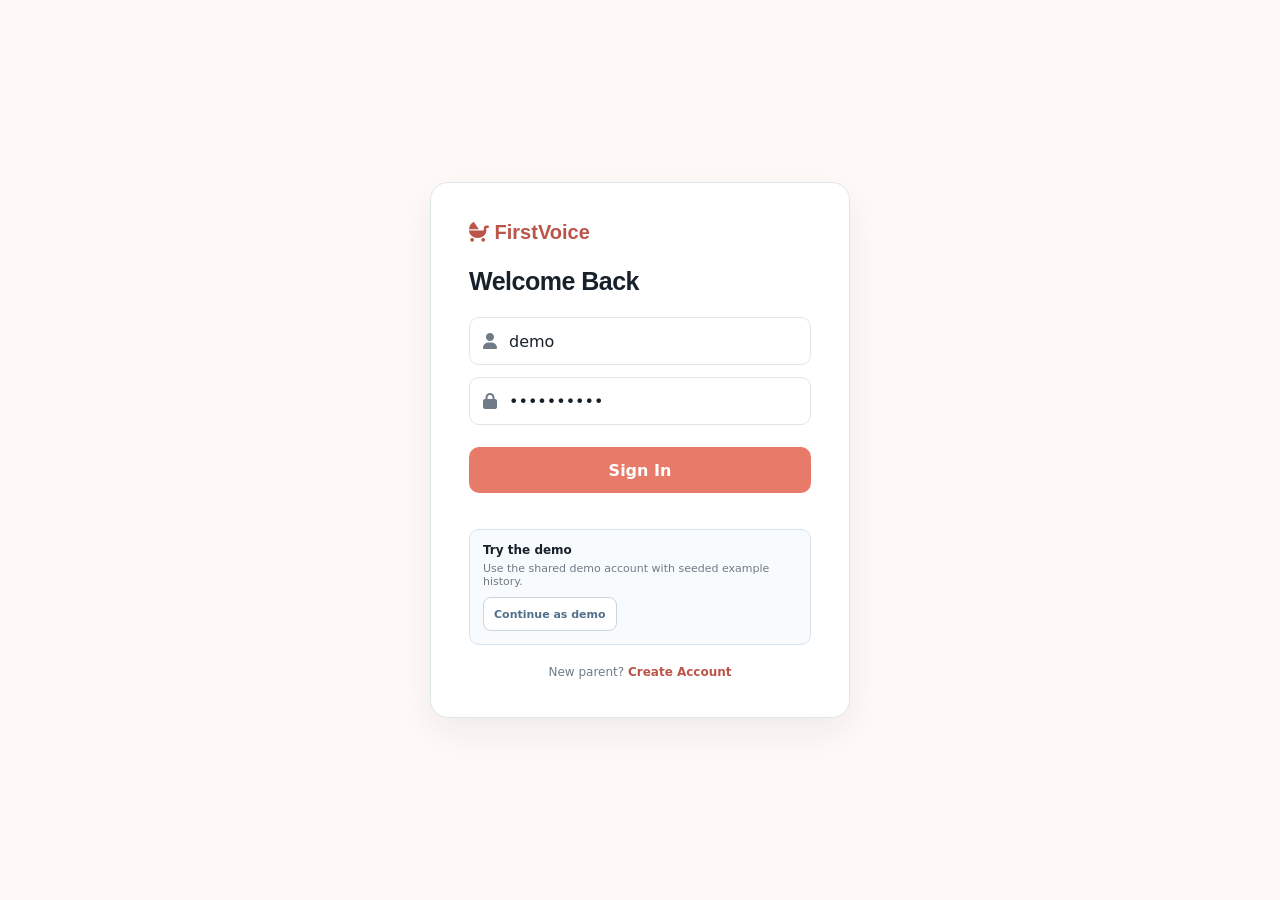
<file: frontend/login.html>
<!DOCTYPE html>
<html lang="en">

<head>
    <meta charset="UTF-8">
    <meta name="viewport" content="width=device-width, initial-scale=1.0">
    <title>Login - FirstVoice</title>
    <link rel="stylesheet" href="style.css">
    <link href="https://fonts.googleapis.com/css2?family=Outfit:wght@300;400;600&display=swap" rel="stylesheet">
    <link rel="stylesheet" href="https://cdnjs.cloudflare.com/ajax/libs/font-awesome/6.0.0/css/all.min.css">
</head>

<body class="auth-body">
    <div class="auth-container">
        <div class="logo">
            <i class="fa-solid fa-baby-carriage"></i> FirstVoice
        </div>
        <h2>Welcome Back</h2>
        <form id="login-form">
            <div class="input-group">
                <i class="fa-solid fa-user"></i>
                <input type="text" id="username" placeholder="Username or email" value="demo" autocomplete="username" required>
            </div>
            <div class="input-group">
                <i class="fa-solid fa-lock"></i>
                <input type="password" id="password" placeholder="Password" value="firstvoice" autocomplete="current-password" required>
            </div>
            <button type="submit" class="auth-btn">Sign In</button>
            <p class="error-msg" id="error-msg"></p>
        </form>
        <div class="demo-access"><strong>Try the demo</strong><span>Use the shared demo account with seeded example history.</span><button type="button" onclick="loginAsDemo()">Continue as demo</button></div>
        <p class="auth-link">New parent? <a href="/signup">Create Account</a></p>
    </div>

    <script>
        async function loginAsDemo() {
            const button = document.querySelector('.demo-access button');
            const errorMsg = document.getElementById('error-msg');
            button.disabled = true;
            button.textContent = 'Opening demo...';
            errorMsg.textContent = '';
            try {
                const response = await fetch('/api/login', {
                    method: 'POST',
                    headers: { 'Content-Type': 'application/json' },
                    body: JSON.stringify({ username: 'demo', password: 'firstvoice' })
                });
                if (response.ok) window.location.href = '/';
                else {
                    const data = await response.json();
                    errorMsg.textContent = data.error || 'Demo login failed';
                    button.disabled = false;
                    button.textContent = 'Continue as demo';
                }
            } catch (err) {
                errorMsg.textContent = 'Unable to connect. Please try again.';
                button.disabled = false;
                button.textContent = 'Continue as demo';
            }
        }

        document.getElementById('login-form').addEventListener('submit', async (e) => {
            e.preventDefault();
            const username = document.getElementById('username').value;
            const password = document.getElementById('password').value;
            const errorMsg = document.getElementById('error-msg');

            try {
                const response = await fetch('/api/login', {
                    method: 'POST',
                    headers: { 'Content-Type': 'application/json' },
                    body: JSON.stringify({ username, password })
                });

                if (response.ok) {
                    window.location.href = '/';
                } else {
                    const data = await response.json();
                    errorMsg.textContent = data.error || 'Login failed';
                }
            } catch (err) {
                errorMsg.textContent = 'An error occurred. Please try again.';
            }
        });
    </script>
</body>

</html>
</file>
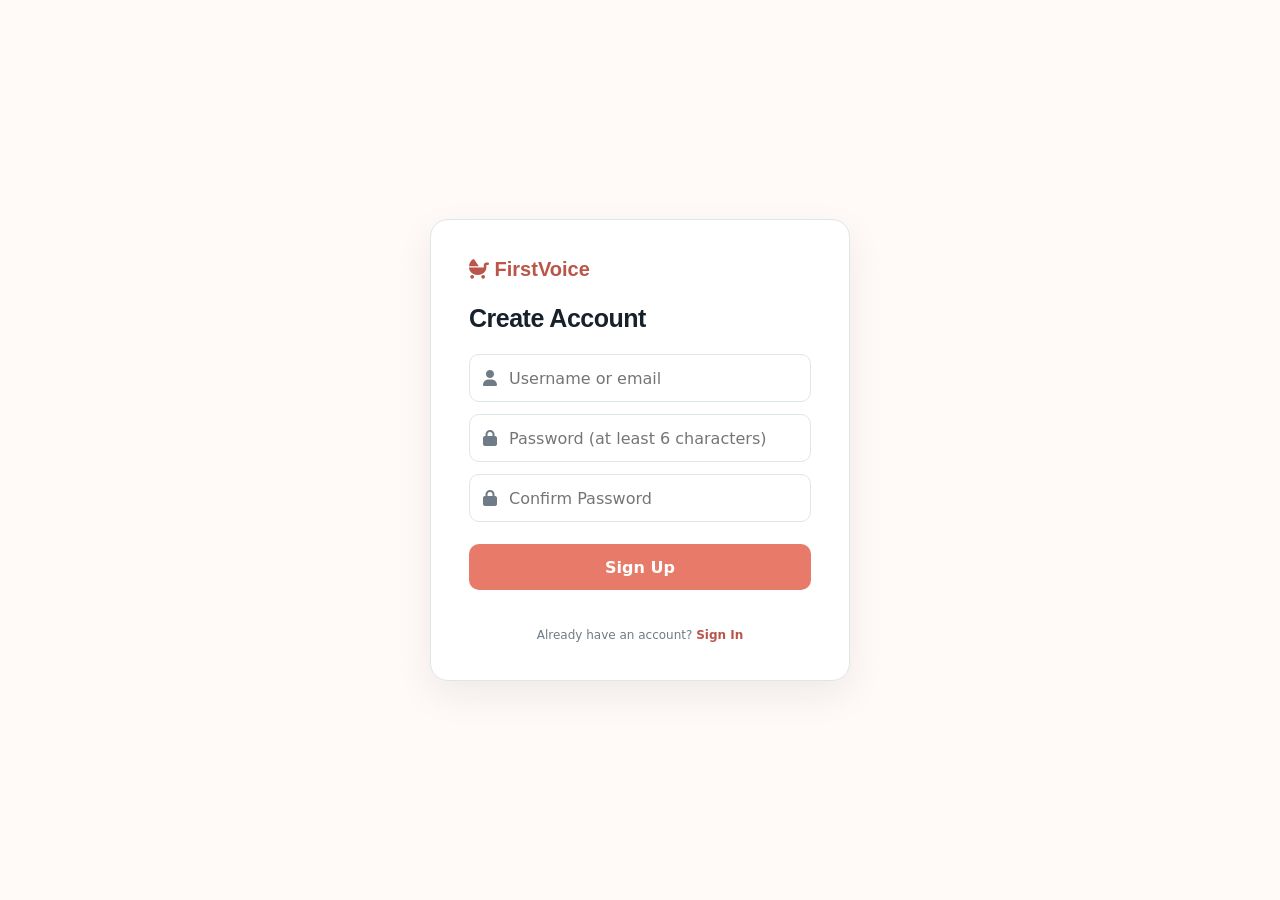
<file: frontend/signup.html>
<!DOCTYPE html>
<html lang="en">

<head>
    <meta charset="UTF-8">
    <meta name="viewport" content="width=device-width, initial-scale=1.0">
    <title>Sign Up - FirstVoice</title>
    <link rel="stylesheet" href="style.css">
    <link href="https://fonts.googleapis.com/css2?family=Outfit:wght@300;400;600&display=swap" rel="stylesheet">
    <link rel="stylesheet" href="https://cdnjs.cloudflare.com/ajax/libs/font-awesome/6.0.0/css/all.min.css">
</head>

<body class="auth-body">
    <div class="auth-container">
        <div class="logo">
            <i class="fa-solid fa-baby-carriage"></i> FirstVoice
        </div>
        <h2>Create Account</h2>
        <form id="signup-form">
            <div class="input-group">
                <i class="fa-solid fa-user"></i>
                <input type="text" id="username" placeholder="Username or email" minlength="3" maxlength="150" autocomplete="username" required>
            </div>
            <div class="input-group">
                <i class="fa-solid fa-lock"></i>
                <input type="password" id="password" placeholder="Password (at least 6 characters)" minlength="6" autocomplete="new-password" required>
            </div>
            <div class="input-group">
                <i class="fa-solid fa-lock"></i>
                <input type="password" id="confirm-password" placeholder="Confirm Password" minlength="6" autocomplete="new-password" required>
            </div>
            <button type="submit" class="auth-btn">Sign Up</button>
            <p class="error-msg" id="error-msg"></p>
        </form>
        <p class="auth-link">Already have an account? <a href="/login">Sign In</a></p>
    </div>

    <script>
        document.getElementById('signup-form').addEventListener('submit', async (e) => {
            e.preventDefault();
            const username = document.getElementById('username').value;
            const password = document.getElementById('password').value;
            const confirmPassword = document.getElementById('confirm-password').value;
            const errorMsg = document.getElementById('error-msg');

            if (password !== confirmPassword) {
                errorMsg.textContent = "Passwords do not match";
                return;
            }

            try {
                const response = await fetch('/api/signup', {
                    method: 'POST',
                    headers: { 'Content-Type': 'application/json' },
                    body: JSON.stringify({ username, password })
                });

                if (response.ok) {
                    window.location.href = '/';
                } else {
                    const data = await response.json();
                    errorMsg.textContent = data.error || 'Signup failed';
                }
            } catch (err) {
                errorMsg.textContent = 'An error occurred. Please try again.';
            }
        });
    </script>
</body>

</html>
</file>
<file: frontend/style.css>
:root {
    --ink: #17212b;
    --muted: #6f7b86;
    --line: #dfe6e8;
    --paper: #f7f8f6;
    --white: #ffffff;
    --coral: #e77a68;
    --coral-dark: #bb5549;
    --coral-soft: #fff0ec;
    --yellow: #e3b84b;
    --yellow-soft: #fff7dd;
    --blue: #5d8fc0;
    --blue-soft: #eaf3fb;
    --green: #4f9b78;
    --shadow: 0 14px 38px rgba(23, 33, 43, .07);
    font-family: "DM Sans", system-ui, -apple-system, BlinkMacSystemFont, "Segoe UI", sans-serif;
    color: var(--ink);
    background: var(--paper);
}

* { box-sizing: border-box; }
html { scroll-behavior: smooth; }
body { margin: 0; min-width: 320px; background: var(--paper); }
button, input, select { font: inherit; }
button, a { -webkit-tap-highlight-color: transparent; }
button { cursor: pointer; }
a { color: inherit; text-decoration: none; }

.shell { width: min(1240px, 100%); margin: 0 auto; padding: 0 28px 32px; }
.topbar { min-height: 76px; display: flex; align-items: center; justify-content: space-between; gap: 16px; }
.brand { display: inline-flex; align-items: center; gap: 10px; font: 700 15px/1 "Space Grotesk", sans-serif; letter-spacing: .12em; }
.brand-mark { display: grid; place-items: center; width: 34px; height: 34px; border-radius: 11px; color: #fff; background: var(--coral); box-shadow: 0 5px 12px rgba(231, 122, 104, .25); }
.top-actions, .profile-chip, .source-row, .panel-heading, .metric-foot, .feedback-actions, .recommendation-actions { display: flex; align-items: center; }
.top-actions { gap: 10px; }
.user-name { max-width: 180px; overflow: hidden; color: var(--muted); font-size: 12px; font-weight: 700; text-overflow: ellipsis; white-space: nowrap; }
.demo-pill, .status-badge, .ai-badge, .demo-label, .confidence-badge { display: inline-flex; align-items: center; gap: 7px; border-radius: 999px; white-space: nowrap; }
.demo-pill { padding: 8px 11px; color: #557064; background: #e8f4ee; font-size: 11px; font-weight: 700; letter-spacing: .06em; }
.live-dot { width: 7px; height: 7px; border-radius: 50%; background: var(--green); box-shadow: 0 0 0 4px rgba(79, 155, 120, .13); }
.icon-link { display: grid; place-items: center; width: 40px; height: 40px; border: 1px solid var(--line); border-radius: 11px; color: var(--muted); background: var(--white); }
.icon-link:hover, .edit-profile:hover { color: var(--coral-dark); border-color: #efb1a5; }

main { display: grid; gap: 18px; }
.intro-row { display: flex; align-items: end; justify-content: space-between; gap: 28px; padding: 40px 0 22px; }
.eyebrow { margin: 0 0 9px; color: var(--coral-dark); font-size: 11px; font-weight: 700; letter-spacing: .11em; }
h1, h2, h3, p { margin-top: 0; }
h1, h2, h3 { font-family: "Space Grotesk", sans-serif; }
h1 { max-width: 680px; margin-bottom: 12px; font-size: clamp(32px, 5vw, 62px); line-height: 1.03; letter-spacing: -.035em; }
h1 span { color: var(--coral); }
h2 { margin-bottom: 7px; font-size: clamp(19px, 2.3vw, 25px); line-height: 1.1; letter-spacing: -.02em; }
h3 { margin-bottom: 10px; font-size: 13px; }
.lede { max-width: 560px; margin-bottom: 0; color: var(--muted); font-size: 16px; }
.profile-chip { gap: 11px; min-width: 170px; padding: 10px; border: 1px solid var(--line); border-radius: 15px; background: var(--white); box-shadow: 0 5px 18px rgba(23, 33, 43, .04); }
.avatar { display: grid; place-items: center; width: 39px; height: 39px; overflow: hidden; flex: 0 0 39px; border-radius: 12px; color: #fff; background: var(--coral); font: 700 18px "Space Grotesk", sans-serif; }
.profile-photo { display: block; width: 100%; height: 100%; object-fit: cover; border-radius: inherit; }
.profile-chip strong, .profile-chip span { display: block; }
.profile-chip strong { font-size: 14px; }
.profile-chip span { margin-top: 3px; color: var(--muted); font-size: 12px; }
.edit-profile { margin-left: auto; width: 30px; height: 30px; border: 1px solid transparent; border-radius: 8px; color: var(--muted); background: transparent; }

.storyline { display: flex; align-items: center; gap: 12px; padding: 14px 18px; overflow-x: auto; border: 1px solid #eadfd9; border-radius: 15px; background: #fffaf7; }
.story-step { min-width: max-content; display: grid; grid-template-columns: auto 1fr; column-gap: 8px; align-items: center; }
.step-number { grid-row: span 2; display: grid; place-items: center; width: 27px; height: 27px; border-radius: 50%; color: var(--coral-dark); background: var(--coral-soft); font-size: 10px; font-weight: 700; }
.story-step strong { font-size: 12px; }
.story-step small { color: var(--muted); font-size: 10px; }
.story-line { width: 30px; height: 1px; background: #e7ccc5; flex: 0 0 auto; }

.grid { display: grid; gap: 18px; }
.top-grid { grid-template-columns: minmax(0, 1.15fr) minmax(0, .85fr); }
.lower-grid { grid-template-columns: minmax(0, .92fr) minmax(0, 1.08fr); }
.stats-grid { grid-template-columns: repeat(3, 1fr); }
.panel { min-width: 0; padding: 25px; border: 1px solid var(--line); border-radius: 17px; background: var(--white); box-shadow: var(--shadow); }
.panel-heading { justify-content: space-between; gap: 15px; }
.panel-heading .eyebrow { margin-bottom: 5px; }
.status-badge { padding: 7px 10px; color: #567663; background: #edf7f0; font-size: 11px; font-weight: 700; }
.panel-icon { color: #c9d4d9; font-size: 22px; }
.source-row { justify-content: space-between; gap: 15px; margin: 23px 0 15px; color: var(--muted); font-size: 12px; font-weight: 700; }
.segmented { display: flex; gap: 3px; padding: 3px; border-radius: 10px; background: #f0f2f1; }
.source-btn, .age-btn { border: 0; border-radius: 8px; color: var(--muted); background: transparent; }
.source-btn { min-height: 34px; padding: 0 11px; font-size: 11px; font-weight: 700; }
.source-segmented .source-btn { padding: 0 9px; }
.source-btn.active, .age-btn.active { color: var(--ink); background: var(--white); box-shadow: 0 2px 7px rgba(23, 33, 43, .08); }
.recording-picker { display: grid; gap: 8px; margin-top: 17px; }
.recording-picker label { color: var(--ink); font-size: 12px; font-weight: 700; }
.recording-picker select { width: 100%; min-height: 45px; padding: 0 12px; border: 1px solid var(--line); border-radius: 10px; color: var(--ink); background: #fff; font-size: 13px; }
.recording-picker select:focus { outline: 2px solid rgba(231, 122, 104, .25); border-color: var(--coral); }
.recording-picker select:disabled { color: var(--muted); background: #f1f3f2; }
.recording-note { color: var(--muted); font-size: 10px; }
.recording-note i { margin-right: 4px; color: var(--blue); }
.preview-row { display: flex; align-items: center; gap: 10px; margin-top: 12px; }
.secondary-btn, .record-btn, .stop-record-btn { min-height: 39px; padding: 0 12px; border-radius: 9px; font-size: 11px; font-weight: 700; }
.secondary-btn { border: 1px solid #efcfc8; color: var(--coral-dark); background: #fff8f5; }
.secondary-btn:hover { background: var(--coral-soft); }
.preview-row span, .recording-status { color: var(--muted); font-size: 10px; }
.live-recording-controls { margin-top: 15px; padding: 13px; border: 1px solid #d6e3ed; border-radius: 11px; background: #f8fbfd; }
.upload-recording-controls { margin-top: 15px; padding: 13px; border: 1px solid #eadfd9; border-radius: 11px; background: #fffaf7; }
.audio-file-label { display: inline-flex; align-items: center; gap: 7px; min-height: 39px; padding: 0 12px; border: 1px solid #efcfc8; border-radius: 9px; color: var(--coral-dark); background: #fff; cursor: pointer; font-size: 11px; font-weight: 700; }
#audio-upload-input { display: none; }
.recording-buttons { display: flex; gap: 8px; }
.record-btn { border: 0; color: #fff; background: var(--blue); }
.stop-record-btn { border: 1px solid #c8d5df; color: #52708a; background: #fff; }
.stop-record-btn:disabled { cursor: not-allowed; opacity: .45; }
.recording-status { margin: 9px 0 0; line-height: 1.4; }
.live-audio-preview { width: 100%; margin-top: 10px; }
.demo-controls { display: grid; grid-template-columns: repeat(3, 1fr); gap: 9px; }
.demo-choice { display: flex; align-items: center; gap: 9px; min-height: 70px; padding: 10px; border: 1px solid var(--line); border-radius: 12px; text-align: left; background: #fff; }
.demo-choice.active { border-color: #eaa497; background: var(--coral-soft); }
.choice-icon { display: grid; place-items: center; width: 32px; height: 32px; flex: 0 0 auto; border-radius: 9px; color: var(--coral-dark); background: #fff; }
.demo-choice strong, .demo-choice small { display: block; }
.demo-choice strong { font-size: 12px; }
.demo-choice small { margin-top: 4px; color: var(--muted); font-size: 10px; line-height: 1.25; }
.primary-btn, .feedback-actions button, .recommendation-actions button { min-height: 46px; border: 0; border-radius: 10px; font-weight: 700; }
.primary-btn { color: #fff; background: var(--coral); box-shadow: 0 8px 16px rgba(231, 122, 104, .22); }
.primary-btn:hover { background: var(--coral-dark); }
.analyze-btn { width: 100%; margin-top: 17px; }
.microcopy, .timeline-note, footer { color: var(--muted); font-size: 11px; }
.microcopy { margin: 11px 0 0; text-align: center; }
.empty-state { display: grid; justify-items: center; align-content: center; min-height: 178px; padding: 18px 25px; color: var(--muted); text-align: center; }
.empty-state p { max-width: 270px; margin: 13px 0 0; font-size: 13px; line-height: 1.55; }
.empty-icon, .result-orb { display: grid; place-items: center; border-radius: 50%; }
.empty-icon { width: 53px; height: 53px; color: var(--blue); background: var(--blue-soft); font-size: 20px; }
.result-main { display: flex; align-items: center; gap: 16px; margin: 23px 0; }
.result-orb { width: 69px; height: 69px; flex: 0 0 auto; color: var(--coral-dark); background: var(--coral-soft); font-size: 24px; }
.result-label, .result-main strong, .result-sub { display: block; }
.result-label { color: var(--muted); font-size: 11px; }
.result-main strong { margin: 4px 0; font: 700 30px "Space Grotesk", sans-serif; }
.result-sub { color: var(--muted); font-size: 12px; }
.solution-callout { margin: 18px 0; padding: 13px 14px; border-left: 3px solid var(--blue); border-radius: 9px; background: var(--blue-soft); }
.solution-callout span { display: block; margin-bottom: 6px; color: #477cae; font-size: 11px; font-weight: 700; }
.solution-callout span i { margin-right: 5px; }
.solution-callout p { margin: 0; color: var(--ink); font-size: 12px; line-height: 1.5; }
.confidence-badge { padding: 7px 10px; color: var(--coral-dark); background: var(--coral-soft); font-size: 11px; font-weight: 700; }
.alternatives { display: flex; justify-content: space-between; gap: 16px; padding-top: 14px; border-top: 1px solid var(--line); color: var(--muted); font-size: 11px; }
.alternative-list { display: flex; flex-wrap: wrap; justify-content: flex-end; gap: 6px; }
.alternative-item { display: inline-flex; align-items: center; gap: 5px; padding: 5px 7px; border-radius: 7px; color: var(--ink); background: #f2f4f3; font-size: 10px; }
.alternative-item b { font-weight: 700; }
.alternative-item em { color: var(--muted); font-style: normal; }
.hidden { display: none !important; }

.feedback-panel { display: grid; grid-template-columns: 1fr auto; gap: 18px 26px; align-items: center; border-color: #efcfc8; background: #fff8f5; }
.feedback-copy p:last-child { max-width: 620px; margin-bottom: 0; color: var(--muted); font-size: 12px; line-height: 1.5; }
.feedback-actions { gap: 8px; }
.feedback-actions button { padding: 0 15px; }
.feedback-yes, .helpful-btn { color: #fff; background: var(--green); }
.feedback-no, .not-helpful-btn { color: var(--coral-dark); background: #fff; border: 1px solid #efcfc8 !important; }
.correction-options { grid-column: 1 / -1; display: flex; align-items: center; flex-wrap: wrap; gap: 8px; padding-top: 15px; border-top: 1px solid #efdfdb; color: var(--muted); font-size: 12px; }
.correction-options button { min-height: 36px; padding: 0 11px; border: 1px solid var(--line); border-radius: 8px; color: var(--ink); background: #fff; }
.feedback-complete { border-color: #c7e5d4; background: #f4fbf7; }
.metric-panel { display: grid; grid-template-columns: auto 1fr; gap: 12px; align-items: start; padding: 19px; }
.metric-icon { display: grid; place-items: center; width: 37px; height: 37px; border-radius: 11px; }
.metric-icon.coral { color: var(--coral-dark); background: var(--coral-soft); }
.metric-icon.yellow { color: #9b7417; background: var(--yellow-soft); }
.metric-icon.blue { color: #477cae; background: var(--blue-soft); }
.metric-label, .metric-detail { display: block; }
.metric-label { color: var(--muted); font-size: 11px; font-weight: 700; }
.metric-panel strong { display: block; margin: 5px 0 1px; font: 700 27px "Space Grotesk", sans-serif; }
.metric-detail { color: var(--muted); font-size: 11px; }
.metric-foot { grid-column: 1 / -1; justify-content: space-between; gap: 8px; padding-top: 13px; border-top: 1px solid var(--line); color: var(--muted); font-size: 10px; }
.metric-foot b { color: var(--ink); }
.age-selector { display: grid; grid-template-columns: repeat(6, 1fr); gap: 6px; margin: 24px 0 19px; padding: 4px; border-radius: 11px; background: #f0f2f1; }
.age-btn { min-height: 36px; font-size: 11px; font-weight: 700; }
.timeline-track { height: 7px; overflow: hidden; border-radius: 10px; background: #edf0ee; }
.timeline-progress { width: 22%; height: 100%; border-radius: inherit; background: var(--coral); transition: width .25s ease; }
.timeline-caption { display: flex; justify-content: space-between; margin-top: 9px; color: var(--muted); font-size: 10px; }
.timeline-note { margin: 18px 0 0; line-height: 1.5; }
.pattern-tabs { display: flex; gap: 4px; margin: 21px 0 17px; padding: 4px; border-radius: 10px; background: #f0f2f1; }
.pattern-tab { min-height: 34px; flex: 1; border: 0; border-radius: 8px; color: var(--muted); background: transparent; font-size: 11px; font-weight: 700; }
.pattern-tab.active { color: var(--ink); background: #fff; box-shadow: 0 2px 7px rgba(23, 33, 43, .08); }
.pattern-summary { display: flex; align-items: baseline; gap: 8px; padding-bottom: 15px; border-bottom: 1px solid var(--line); }
.pattern-summary strong { font: 700 28px "Space Grotesk", sans-serif; }
.pattern-summary span { color: var(--muted); font-size: 11px; }
.pattern-bars { display: grid; gap: 15px; min-height: 132px; padding-top: 18px; }
.pattern-row { display: grid; grid-template-columns: 104px 1fr 38px; align-items: center; gap: 9px; }
.pattern-row-label { display: flex; justify-content: space-between; gap: 5px; color: var(--ink); font-size: 11px; }
.pattern-row-label b { color: var(--muted); font-weight: 700; }
.pattern-track { height: 8px; overflow: hidden; border-radius: 8px; background: #edf0ee; }
.pattern-fill { height: 100%; min-width: 3px; border-radius: inherit; background: var(--coral); }
.pattern-percent { color: var(--muted); font-size: 10px; text-align: right; }
.pattern-empty { align-self: center; margin: 0; color: var(--muted); font-size: 12px; }
.ai-badge { padding: 7px 9px; color: #477cae; background: var(--blue-soft); font-size: 10px; font-weight: 700; }
.report-summary { margin: 21px 0; color: var(--ink); font-size: 14px; line-height: 1.6; }
.report-columns { display: grid; grid-template-columns: 1fr 1fr; gap: 20px; }
.report-columns ul { display: grid; gap: 9px; padding: 0; margin: 0; list-style: none; }
.report-columns li { position: relative; padding-left: 14px; color: var(--muted); font-size: 12px; line-height: 1.4; }
.report-columns li::before { content: ""; position: absolute; top: .55em; left: 0; width: 6px; height: 6px; border-radius: 50%; background: var(--coral); }
.caution { margin-top: 20px; padding: 11px 12px; border-radius: 9px; color: #806d3f; background: var(--yellow-soft); font-size: 10px; line-height: 1.45; }
.recommendation-panel { display: flex; justify-content: space-between; gap: 25px; border-color: #d6e3ed; background: #f8fbfd; }
.recommendation-panel h2 { max-width: 520px; }
.recommendation-panel p:last-child { max-width: 580px; margin-bottom: 0; color: var(--muted); font-size: 13px; line-height: 1.5; }
.recommendation-actions { flex-wrap: wrap; justify-content: flex-end; gap: 8px; min-width: 300px; }
.recommendation-actions > span { width: 100%; color: var(--muted); font-size: 11px; text-align: right; }
.recommendation-actions button { padding: 0 13px; }
.recommendation-actions select { min-height: 40px; max-width: 150px; padding: 0 8px; border: 1px solid var(--line); border-radius: 9px; color: var(--muted); background: #fff; font-size: 11px; }
.saved-feedback { color: var(--green); font-size: 12px; font-weight: 700; }
footer { display: flex; justify-content: space-between; gap: 15px; padding: 13px 3px 0; }

.modal { position: fixed; inset: 0; z-index: 20; display: grid; place-items: center; padding: 20px; background: rgba(23, 33, 43, .38); }
.modal-content { position: relative; width: min(420px, 100%); padding: 28px; border-radius: 17px; background: #fff; box-shadow: 0 20px 60px rgba(23, 33, 43, .2); }
.modal-close { position: absolute; top: 15px; right: 15px; width: 34px; height: 34px; border: 0; border-radius: 8px; color: var(--muted); background: #f2f3f2; }
.modal label { display: grid; gap: 6px; margin: 17px 0; color: var(--muted); font-size: 12px; font-weight: 700; }
.modal input { min-height: 44px; padding: 0 12px; border: 1px solid var(--line); border-radius: 9px; color: var(--ink); background: #fff; }
.modal select { min-height: 44px; padding: 0 12px; border: 1px solid var(--line); border-radius: 9px; color: var(--ink); background: #fff; }
.modal .primary-btn { width: 100%; margin-top: 6px; }
.profile-setup-copy { margin: -1px 0 14px; color: var(--muted); font-size: 13px; line-height: 1.45; }
.profile-upload { display: flex; align-items: center; gap: 13px; margin: 20px 0 3px; }
.profile-upload-preview { display: grid; place-items: center; width: 68px; height: 68px; overflow: hidden; flex: 0 0 auto; border-radius: 17px; color: var(--coral-dark); background: var(--coral-soft); font-size: 22px; }
.profile-upload-preview img { width: 100%; height: 100%; object-fit: cover; }
.file-label { display: inline-flex !important; margin: 0 !important; padding: 9px 11px; border: 1px solid #efcfc8; border-radius: 9px; color: var(--coral-dark); background: #fff8f5; cursor: pointer; font-size: 11px !important; }
#profile-photo-input { display: none; }
.upload-note { margin: 6px 0 0; color: var(--muted); font-size: 10px; }

/* Layer 1 result details, model card, report extras, hands-free link */
.handsfree-link { display: inline-flex; align-items: center; gap: 7px; height: 40px; padding: 0 13px; border-radius: 11px; color: #fff; background: var(--blue); font-size: 12px; font-weight: 700; }
.handsfree-link:hover { background: #4a78a6; }
.signal-notes { display: flex; flex-wrap: wrap; gap: 6px; margin: -8px 0 4px; }
.personal-note, .detection-note, .reviewed { display: inline-flex; align-items: center; gap: 6px; padding: 5px 8px; border-radius: 7px; font-size: 10px; font-weight: 700; color: #3f7a5e; background: #ecf7f1; }
.personal-note.muted { color: var(--muted); background: #f2f4f3; }
.detection-note { color: #477cae; background: var(--blue-soft); }
.detection-note.warn { color: #8a6a1c; background: var(--yellow-soft); }
.reviewed { margin-top: 6px; color: var(--coral-dark); background: var(--coral-soft); }
.why-block { margin: 16px 0 0; }
.why-block span, .acoustic-block span { display: block; margin-bottom: 7px; color: var(--muted); font-size: 11px; font-weight: 700; }
.why-block span i { margin-right: 5px; }
.why-block ul, .action-plan { display: grid; gap: 6px; margin: 0; padding-left: 18px; font-size: 12px; line-height: 1.45; }
.why-block li { color: var(--ink); }
.action-plan li { color: var(--ink); }
.acoustic-block { display: grid; gap: 8px; margin: 0 0 16px; }
.spectrogram { width: 100%; height: 72px; border-radius: 8px; background: #1d2530; image-rendering: pixelated; }
.feature-chips { display: flex; flex-wrap: wrap; gap: 6px; }
.feature-chip { display: inline-flex; gap: 5px; padding: 4px 7px; border-radius: 7px; background: #f2f4f3; font-size: 10px; }
.feature-chip em { margin-right: 3px; color: var(--muted); font-style: normal; }
.report-tools { display: flex; align-items: center; gap: 8px; }
.report-tools .secondary-btn { min-height: 32px; }
.report-meta { margin: 8px 0 0; color: var(--muted); font-size: 10px; }
.report-columns + .report-columns { margin-top: 18px; }
.focus-text { margin: 0; color: var(--ink); font-size: 12px; line-height: 1.45; }
.model-columns { display: grid; grid-template-columns: repeat(3, 1fr); gap: 20px; margin-top: 16px; }
.model-copy { margin: 0; color: var(--muted); font-size: 12px; line-height: 1.55; }
@media (max-width: 900px) { .model-columns { grid-template-columns: 1fr; } }
@media (max-width: 640px) { .handsfree-link span { display: none; } .handsfree-link { width: 38px; justify-content: center; padding: 0; } }

/* Existing login and signup pages share the app's responsive foundation. */
.auth-body { display: grid; place-items: center; min-height: 100vh; padding: 20px; background: #fffaf7; }
.auth-container { width: min(420px, 100%); padding: 38px; border: 1px solid var(--line); border-radius: 18px; background: #fff; box-shadow: var(--shadow); }
.auth-container .logo { margin-bottom: 24px; color: var(--coral-dark); font: 700 20px "Space Grotesk", sans-serif; }
.auth-container h2 { margin-bottom: 22px; }
.input-group { display: flex; align-items: center; gap: 10px; min-height: 48px; margin: 12px 0; padding: 0 13px; border: 1px solid var(--line); border-radius: 10px; color: var(--muted); }
.input-group input { min-width: 0; flex: 1; border: 0; outline: 0; color: var(--ink); }
.auth-btn { width: 100%; min-height: 46px; margin-top: 10px; border: 0; border-radius: 10px; color: #fff; background: var(--coral); font-weight: 700; }
.auth-link { margin: 20px 0 0; color: var(--muted); font-size: 12px; text-align: center; }
.auth-link a { color: var(--coral-dark); font-weight: 700; }
.error-msg { min-height: 18px; color: var(--coral-dark); font-size: 12px; }
.demo-access { display: grid; gap: 5px; margin-top: 18px; padding: 13px; border: 1px solid #d6e3ed; border-radius: 10px; color: var(--muted); background: #f8fbfd; font-size: 11px; }
.demo-access strong { color: var(--ink); font-size: 12px; }
.demo-access b { color: var(--ink); }
.demo-access button { justify-self: start; min-height: 34px; margin-top: 4px; padding: 0 10px; border: 1px solid #c8d5df; border-radius: 8px; color: #52708a; background: #fff; font-size: 11px; font-weight: 700; }

@media (max-width: 900px) {
    .top-grid, .lower-grid { grid-template-columns: 1fr; }
    .intro-row { align-items: start; }
}

@media (max-width: 640px) {
    .shell { padding: 0 14px 24px; }
    .topbar { min-height: 64px; }
    .demo-pill { padding: 7px 8px; font-size: 9px; }
    .icon-link { width: 38px; height: 38px; }
    .intro-row { display: grid; gap: 17px; padding: 27px 0 12px; }
    h1 { font-size: 38px; }
    .lede { font-size: 14px; }
    .profile-chip { width: 100%; }
    .storyline { margin: 0 -14px; padding: 13px 14px; border-radius: 0; border-right: 0; border-left: 0; }
    .panel { padding: 19px 16px; border-radius: 14px; }
    .stats-grid { grid-template-columns: 1fr; }
    .demo-controls { grid-template-columns: 1fr; }
    .demo-choice { min-height: 56px; }
    .source-row { align-items: flex-start; flex-direction: column; gap: 9px; }
    .segmented { width: 100%; }
    .source-btn { flex: 1; }
    .source-segmented .source-btn { padding: 0 4px; font-size: 10px; }
    .recording-picker select { font-size: 12px; }
    .preview-row { align-items: flex-start; flex-direction: column; }
    .preview-row .secondary-btn { width: 100%; }
    .recording-buttons { display: grid; grid-template-columns: 1fr 1fr; }
    .recording-buttons button { width: 100%; padding: 0 6px; }
    .feedback-panel, .recommendation-panel { display: grid; grid-template-columns: 1fr; }
    .feedback-actions { display: grid; grid-template-columns: 1fr 1fr; }
    .feedback-actions button { padding: 0 8px; }
    .recommendation-actions { min-width: 0; justify-content: flex-start; }
    .recommendation-actions > span { text-align: left; }
    .recommendation-actions select { max-width: none; flex: 1; }
    .report-columns { grid-template-columns: 1fr; gap: 19px; }
    .pattern-row { grid-template-columns: 92px 1fr 34px; gap: 7px; }
    .result-main strong { font-size: 27px; }
    footer { display: grid; gap: 4px; padding-bottom: 10px; }
    .auth-container { padding: 28px 20px; }
}

@media (max-width: 380px) {
    .brand { font-size: 13px; }
    .demo-pill { display: none; }
    h1 { font-size: 34px; }
    .age-selector { gap: 3px; }
    .age-btn { padding: 0 2px; }
}
</file>
